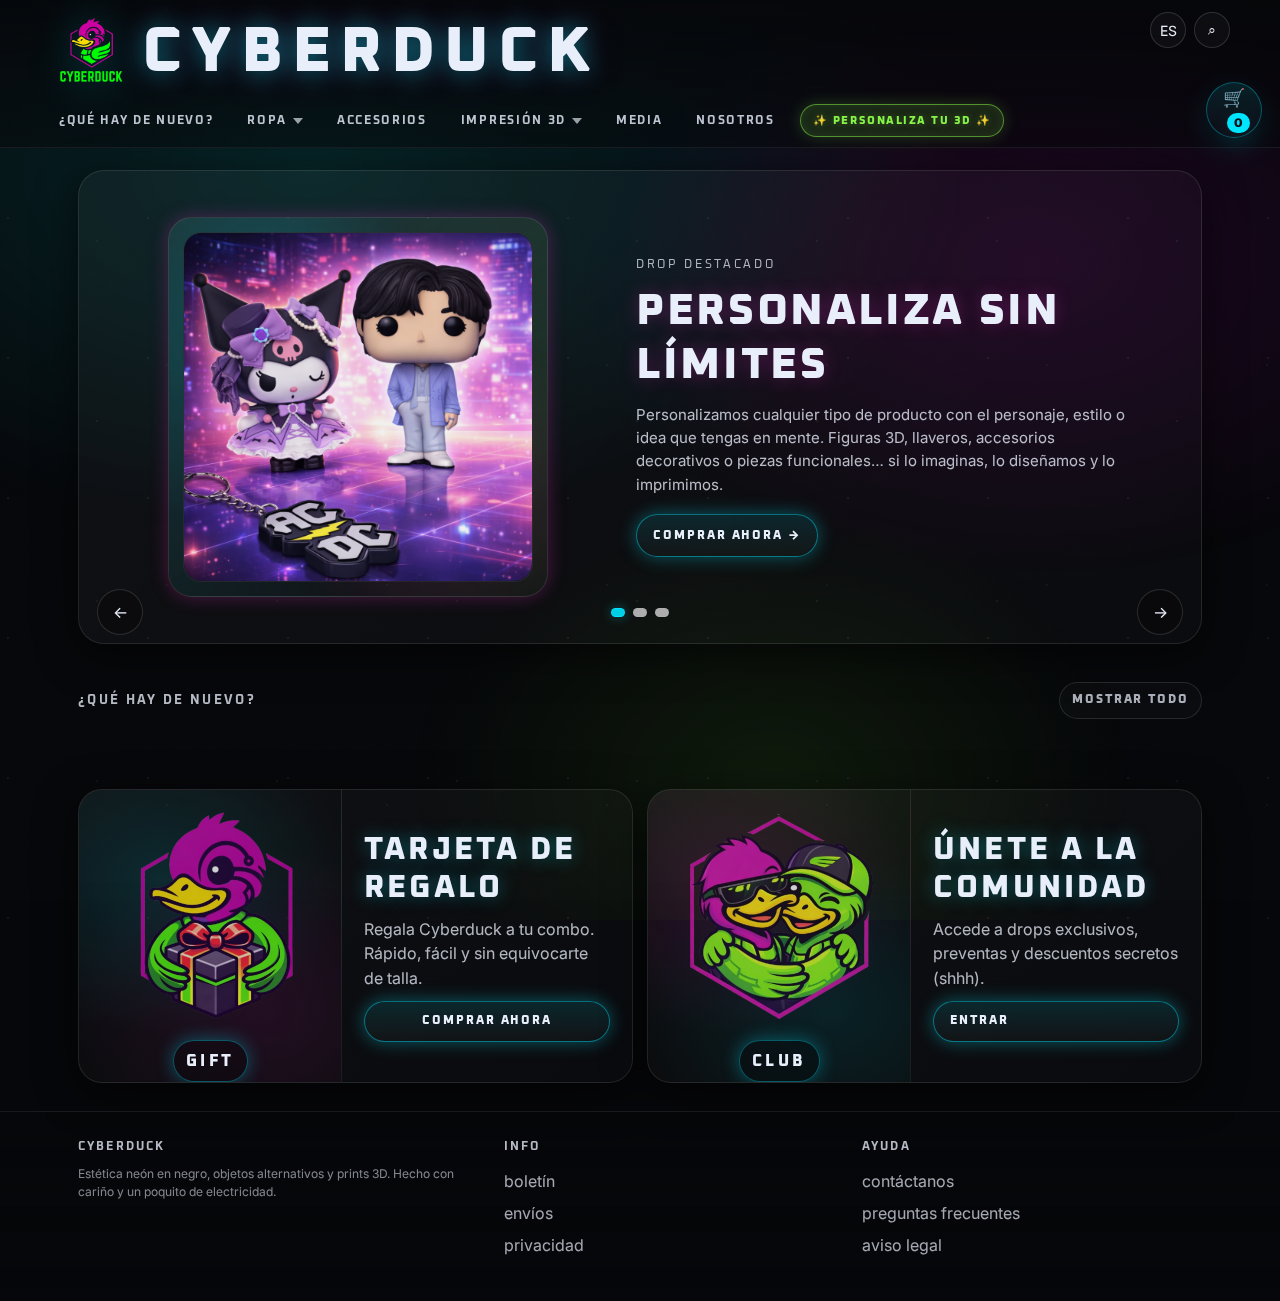
<file: index.html>
<!doctype html>
<html lang="es">
<head>
  <meta charset="utf-8" />
  <meta name="viewport" content="width=device-width, initial-scale=1" />
  <title>CYBERDUCK — tienda alternativa</title>
  <meta name="description" content="Cyberduck: ropa alternativa, collares, faldas y figuras impresas en 3D. Estética neón sobre negro." />

  <!-- DNS Prefetch y Preconnect para optimizar carga de APIs -->
  <link rel="dns-prefetch" href="https://script.google.com">
  <link rel="dns-prefetch" href="https://script.googleusercontent.com">
  <link rel="preconnect" href="https://script.google.com" crossorigin>
  <link rel="preconnect" href="https://script.googleusercontent.com" crossorigin>

  <!-- Tipografías -->
  <link rel="preconnect" href="https://fonts.googleapis.com">
  <link rel="preconnect" href="https://fonts.gstatic.com" crossorigin>
  <link href="https://fonts.googleapis.com/css2?family=Oxanium:wght@400;600;700;800&family=Inter:wght@300;400;600;700&display=swap" rel="stylesheet">

  <link rel="stylesheet" href="./styles.css">
</head>

<body>
  <script src="./script.js"></script>
  <!-- HEADER -->
  <header class="header">
    <div class="container header__inner">
      <div class="brand">
        <a class="brand__logo-group" href="./index.html">
          <img src="./imgs/logo.png" alt="Cyberduck logo" class="brand__img">
          <div class="brand__logo">CYBERDUCK</div>
        </a>
        <nav class="nav" aria-label="navegación principal">
          <a class="nav__link" href="./nuevo.html">¿qué hay de nuevo?</a>
          <div class="nav__item nav__item--dropdown">
            <a class="nav__link nav__link--parent" href="./ropa.html?cat=todos" aria-haspopup="true">ropa <span class="nav__chevron" aria-hidden="true"></span></a>
            <div class="nav__dropdown" role="menu">
              <a class="nav__dropdown-link" href="./ropa.html?cat=todos" role="menuitem">Todo</a>
              <a class="nav__dropdown-link" href="./ropa.html?cat=camisetas" role="menuitem">Camisetas</a>
              <a class="nav__dropdown-link" href="./ropa.html?cat=faldas" role="menuitem">Faldas</a>
            </div>
          </div>
          <a class="nav__link" href="./accesorios.html">accesorios</a>
          <div class="nav__item nav__item--dropdown">
            <a class="nav__link nav__link--parent" href="./impresion3d.html?cat=todos" aria-haspopup="true">impresión 3D <span class="nav__chevron" aria-hidden="true"></span></a>
            <div class="nav__dropdown" role="menu">
              <a class="nav__dropdown-link" href="./impresion3d.html?cat=llaveros" role="menuitem">Llaveros</a>
              <a class="nav__dropdown-link" href="./impresion3d.html?cat=figuras" role="menuitem">Figuras</a>
              <a class="nav__dropdown-link" href="./impresion3d.html?cat=coleccion" role="menuitem">Colección</a>
            </div>
          </div>
          <a class="nav__link" href="./media.html">media</a>
          <a class="nav__link" href="./nosotros.html">nosotros</a>
          <a class="nav__custom" href="./personalizar.html">✨ personaliza tu 3D ✨</a>
        </nav>
      </div>

      <div class="header__actions">
        <button class="iconbtn" type="button" aria-label="Idioma">ES</button>
        <button class="iconbtn" type="button" aria-label="Buscar">⌕</button>
      </div>
    </div>
  </header>

  <main>
    <div class="container">

      <!-- HERO / SLIDER -->
      <section class="hero" aria-label="destacados">
        <div class="slider" id="slider">
          <!-- Slide 1 -->
          <article class="slide is-active" data-slide>
            <div class="slide__visual">
              <div class="shot">
                <div class="shot__inner" aria-hidden="true">
                  <img src="./imgs/landing1.png" alt="Collares y piezas raras">
                </div>
              </div>
            </div>

            <div class="slide__content">
              <p class="kicker">drop destacado</p>
              <h1 class="headline">PERSONALIZA SIN LÍMITES</h1>
              <p class="subhead">
                Personalizamos cualquier tipo de producto con el personaje, estilo o idea que tengas en mente. Figuras 3D, llaveros, accesorios decorativos o piezas funcionales… si lo imaginas, lo diseñamos y lo imprimimos.
              </p>
              <div class="cta">
                <a class="btn btn--primary" href="./personalizar.html">comprar ahora →</a>
              </div>
            </div>
          </article>

          <!-- Slide 2 -->
          <article class="slide" data-slide>
            <div class="slide__visual">
              <div class="shot">
                <div class="shot__inner" aria-hidden="true">
                  <img src="./imgs/landing2.png" alt="Collares y piezas raras">
                  </svg>
                </div>
              </div>
            </div>

            <div class="slide__content">
              <p class="kicker">básicos</p>
              <h2 class="headline">CAMISETAS, FALDAS Y MÁS</h2>
              <p class="subhead">
                Ropa con cortes limpios y detalles bien definidos. Negro profundo,
                tipografía llamativa. Para todo tipo de gustos.
              </p>
              <div class="cta">
                <a class="btn btn--primary" href="./ropa.html">ver ropa →</a>
                <a class="btn" href="./accesorios.html">ver accesorios</a>
              </div>
            </div>
          </article>

          <!-- Slide 3 -->
          <article class="slide" data-slide>
            <div class="slide__visual">
              <div class="shot">
                <div class="shot__inner" aria-hidden="true">
                  <img src="./imgs/landing3.png" alt="Collares y piezas raras">
                </div>
              </div>
            </div>

            <div class="slide__content">
              <p class="kicker">accesorios</p>
              <h2 class="headline">COLLARES Y PIEZAS RARAS</h2>
              <p class="subhead">
                Cadenas, dijes, pins y objetos para completar el look.
                Si brilla y se ve ligeramente peligroso, probablemente está aquí.
              </p>
              <div class="cta">
                <a class="btn btn--primary" href="./accesorios.html">comprar accesorios →</a>
                
              </div>
            </div>
          </article>

          <!-- Controles -->
          <div class="slider__controls" aria-label="controles del carrusel">
            <button class="arrow" id="prev" type="button" aria-label="Anterior">←</button>

            <div class="dots" id="dots" aria-label="Indicadores"></div>

            <button class="arrow" id="next" type="button" aria-label="Siguiente">→</button>
          </div>
        </div>
      </section>

      <!-- NUEVO -->
      <section id="nuevo" class="section">
        <div class="section__head">
          <h2 class="section__title">¿qué hay de nuevo?</h2>
          <a class="viewall" href="#">mostrar todo</a>
        </div>
        <div class="gallery">
          
        </div>
      </section>

      <!-- BLOQUES GRANDES (estilo gift card / comunidad) -->
      <section class="section">
        <div class="biggrid">
          <article class="bigcard">
            <div class="bigcard__visual">
              <img src="./imgs/gift.png" alt="Tarjeta de regalo" class="bigcard__image">
              <div class="bigcard__badge">gift</div>
            </div>
            <div class="bigcard__content">
              <h3 class="bigcard__title">TARJETA DE REGALO</h3>
              <p class="bigcard__text">Regala Cyberduck a tu combo. Rápido, fácil y sin equivocarte de talla.</p>
              <button class="btn btn--primary" id="giftBuyBtn">comprar ahora</button>
            </div>
          </article>

          <article class="bigcard">
            <div class="bigcard__visual bigcard__visual--alt">
              <img src="./imgs/community.png" alt="Comunidad" class="bigcard__image">
              <div class="bigcard__badge chip--magenta">club</div>
            </div>
            <div class="bigcard__content">
              <h3 class="bigcard__title">ÚNETE A LA COMUNIDAD</h3>
              <p class="bigcard__text">Accede a drops exclusivos, preventas y descuentos secretos (shhh).</p>
              <a class="btn btn--primary" href="https://chat.whatsapp.com/J3CRLJmEYqPH9h0WUYaA9p" target="_blank">entrar</a>
            </div>
          </article>
        </div>
      </section>

    </div>
  </main>

  <!-- MODAL TARJETA DE REGALO -->
  <div id="giftModal" class="modal" hidden>
    <div class="modal__backdrop"></div>
    <div class="modal__content">
      <div class="modal__head">
        <h3 class="modal__title">Tarjeta de Regalo</h3>
        <button class="modal__close" id="giftModalClose" type="button" aria-label="Cerrar">✕</button>
      </div>
      <div class="modal__body">
        <p>Indica el valor de la tarjeta de regalo (incluye un pequeño regalo sorpresa).</p>
        <div class="form-group">
          <label for="giftValue">Valor (COP):</label>
          <input type="number" id="giftValue" min="10000" placeholder="Ej: 50000" class="input">
        </div>
      </div>
      <div class="modal__foot">
        <button class="btn" id="giftModalCancel">Cancelar</button>
        <button class="btn btn--primary" id="giftModalAccept">Aceptar</button>
      </div>
    </div>
  </div>

  <!-- FOOTER -->
  <footer class="footer">
    <div class="container footer__grid">
      <div>
        <h3 class="footer__title">Cyberduck</h3>
        <p class="footer__tiny">
          Estética neón en negro, objetos alternativos y prints 3D.
          Hecho con cariño y un poquito de electricidad.
        </p>
      </div>

      <div>
        <h3 class="footer__title">Info</h3>
        <a class="footer__link" href="#">boletín</a>
        <a class="footer__link" href="#">envíos</a>
        <a class="footer__link" href="#">privacidad</a>
      </div>

      <div>
        <h3 class="footer__title">Ayuda</h3>
        <a class="footer__link" href="#">contáctanos</a>
        <a class="footer__link" href="#">preguntas frecuentes</a>
        <a class="footer__link" href="#">aviso legal</a>
      </div>
    </div>
  </footer>

  <script>
    // Populate nuevo section with API data
    (function(){
      const nuevoSection = document.getElementById('nuevo');
      const gallery = nuevoSection ? nuevoSection.querySelector('.gallery') : null;

      if (gallery) {
        // Fetch data from API
        fetch('https://script.google.com/macros/s/AKfycby8QkrU25mFNgiP3eq0hKoDFOnBSLvybmAnrjX_m4ibdBAqXekiQNbMs1bZbvdOGRWL/exec')
          .then(response => response.json())
          .then(data => {
            if (data.data && Array.isArray(data.data)) {
              populateGallery(data.data);
            }
          })
          .catch(error => {
            console.error('Error fetching data:', error);
            // Fallback to static content if API fails
          });
      }

      function populateGallery(products) {
        gallery.innerHTML = ''; // Clear existing content

        products.forEach(product => {
          const item = document.createElement('article');
          item.className = 'gallery__item';
          item.style.cursor = 'pointer'; // Make it look clickable

          // Add click event to navigate to product.html
          item.addEventListener('click', () => {
            // Store product data in localStorage
            const priceValue = parseFloat(product.PRICE);
            const productData = {
              name: product.NAME || 'Producto',
              price: !isNaN(priceValue) ? priceValue : null,
              image: product.IMAGE || '',
              desc: product.DESC || 'Descripción breve del producto.'
            };
            localStorage.setItem('cyberduck:selectedProduct', JSON.stringify(productData));
            // Navigate to product.html
            window.location.href = './product.html';
          });

          const imageDiv = document.createElement('div');
          imageDiv.className = 'gallery__image';
          if (product.IMAGE) {
            const img = document.createElement('img');
            img.src = product.IMAGE;
            img.alt = product.NAME || 'Producto';
            img.loading = 'lazy';
            imageDiv.appendChild(img);
          }

          const metaDiv = document.createElement('div');
          metaDiv.className = 'gallery__meta';

          const nameP = document.createElement('p');
          nameP.className = 'gallery__name';
          nameP.textContent = product.NAME || 'Producto';

          const priceP = document.createElement('p');
          priceP.className = 'gallery__price';
          priceP.textContent = product.PRICE ? `$${parseFloat(product.PRICE).toLocaleString('es-CO')} COP` : 'Precio no disponible';

          metaDiv.appendChild(nameP);
          metaDiv.appendChild(priceP);

          item.appendChild(imageDiv);
          item.appendChild(metaDiv);

          gallery.appendChild(item);
        });
      }
    })();
  </script>
</body>
</html>
</file>
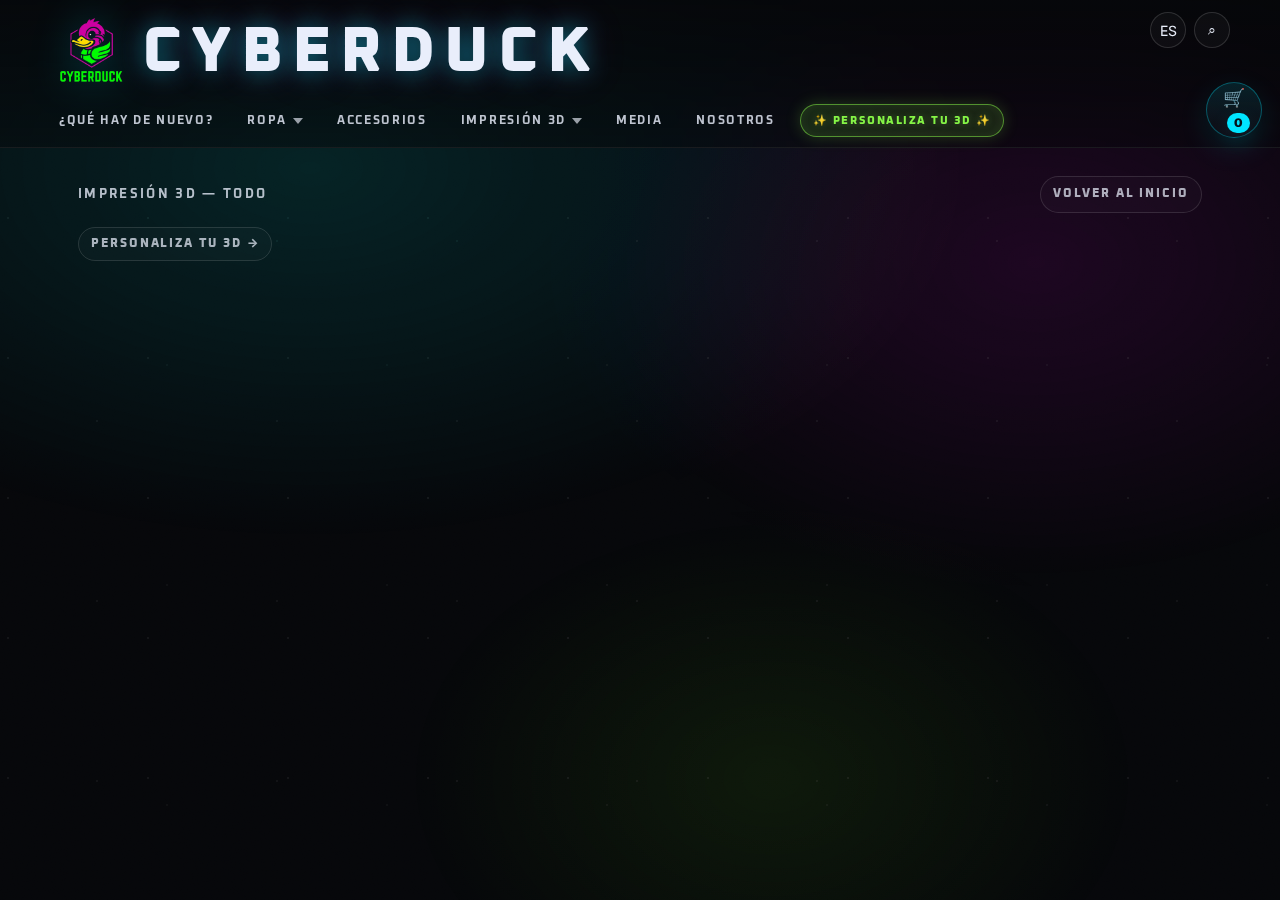
<file: impresion3d.html>
<!DOCTYPE html>
<html lang="es">
<head>
  <meta charset="UTF-8">
  <meta name="viewport" content="width=device-width, initial-scale=1.0">
  <title>Cyberduck</title>
  
  <!-- DNS Prefetch y Preconnect para optimizar carga de APIs -->
  <link rel="dns-prefetch" href="https://script.google.com">
  <link rel="preconnect" href="https://script.google.com" crossorigin>
  
  <link rel="preconnect" href="https://fonts.googleapis.com">
  <link rel="preconnect" href="https://fonts.gstatic.com" crossorigin>
  <link href="https://fonts.googleapis.com/css2?family=Inter:wght@400;700;800;900&family=Oxanium:wght@700;800;900&display=swap" rel="stylesheet">
  <link rel="stylesheet" href="./styles.css">
</head>

<body>
   <script src="./script.js"></script>
  <!-- HEADER -->
  <header class="header">
    <div class="container header__inner">
      <div class="brand">
        <a class="brand__logo-group" href="./index.html">
          <img src="./imgs/logo.png" alt="Cyberduck logo" class="brand__img">
          <div class="brand__logo">CYBERDUCK</div>
        </a>
        <nav class="nav" aria-label="navegación principal">
          <a class="nav__link" href="./nuevo.html">¿qué hay de nuevo?</a>
          <div class="nav__item nav__item--dropdown">
            <a class="nav__link nav__link--parent" href="./ropa.html?cat=todos" aria-haspopup="true">ropa <span class="nav__chevron" aria-hidden="true"></span></a>
            <div class="nav__dropdown" role="menu">
              <a class="nav__dropdown-link" href="./ropa.html?cat=todos" role="menuitem">Todo</a>
              <a class="nav__dropdown-link" href="./ropa.html?cat=camisetas" role="menuitem">Camisetas</a>
              <a class="nav__dropdown-link" href="./ropa.html?cat=faldas" role="menuitem">Faldas</a>
            </div>
          </div>
          <a class="nav__link" href="./accesorios.html">accesorios</a>
          <div class="nav__item nav__item--dropdown">
            <a class="nav__link nav__link--parent" href="./impresion3d.html?cat=todos" aria-haspopup="true">impresión 3D <span class="nav__chevron" aria-hidden="true"></span></a>
            <div class="nav__dropdown" role="menu">
              <a class="nav__dropdown-link" href="./impresion3d.html?cat=llaveros" role="menuitem">Llaveros</a>
              <a class="nav__dropdown-link" href="./impresion3d.html?cat=figuras" role="menuitem">Figuras</a>
              <a class="nav__dropdown-link" href="./impresion3d.html?cat=coleccion" role="menuitem">Colección</a>
            </div>
          </div>
          <a class="nav__link" href="./media.html">media</a>
          <a class="nav__link" href="./nosotros.html">nosotros</a>
          <a class="nav__custom" href="./personalizar.html">✨ personaliza tu 3D ✨</a>
        </nav>
      </div>

      <div class="header__actions">
        <button class="iconbtn" type="button" aria-label="Idioma">ES</button>
        <button class="iconbtn" type="button" aria-label="Buscar">⌕</button>
      </div>
    </div>
  </header>

  <main>
    <div class="container">
      <section class="section section--impresion3d">
        <div class="section__head">
          <h1 class="section__title" id="impresion3dTitle">Impresión 3D</h1>
          <a class="viewall" href="./index.html">volver al inicio</a>
        </div>



        <div style="margin:18px 0;">
          <a class="viewall" href="./personalizar.html">Personaliza tu 3D →</a>
        </div>

        <div class="loading-indicator" id="loading-indicator">
          <div class="loading-spinner"></div>
          <p>Cargando productos...</p>
        </div>

        <div class="gallery" id="impresion3dGallery">
          <!-- Gallery items are loaded dynamically from Google Sheets -->
        </div>
      </section>
    </div>
  </main>

  <script>
    // Funciones para mostrar/ocultar loading
    function showLoading() {
      const indicator = document.getElementById('loading-indicator');
      if (indicator) {
        indicator.style.display = 'flex';
      }
    }

    function hideLoading() {
      const indicator = document.getElementById('loading-indicator');
      if (indicator) {
        indicator.style.display = 'none';
      }
    }

    // Actualizar título
    const titleEl = document.getElementById('impresion3dTitle');
    titleEl.textContent = 'Impresión 3D — Todo';

    // Función para asignar comportamiento de click a los productos
    function setupProductClickHandlers() {
      const printItems = document.querySelectorAll('.gallery__item');
      printItems.forEach(item => {
        item.style.cursor = 'pointer';
        // Evitar múltiples listeners
        item.replaceWith(item.cloneNode(true));
      });

      // Re-seleccionar después del replace
      const newItems = document.querySelectorAll('.gallery__item');
      newItems.forEach(item => {
        item.addEventListener('click', () => {
          const name = item.querySelector('.gallery__name')?.textContent || 'Producto';
          const price = item.querySelector('.gallery__price')?.textContent || '';
          const category = item.getAttribute('data-category') || '';
            const imgDiv = item.querySelector('.gallery__image');
            let image = '';
            if (imgDiv) {
              const imgElement = imgDiv.querySelector('img');
              if (imgElement) {
                image = imgElement.src;
              } else {
                image = imgDiv.getAttribute('data-bg-image') || '';
              }
            }

          const desc = item.querySelector('.gallery__desc')?.textContent || '';
          const prod = { name, price, category, image, desc };
          localStorage.setItem('cyberduck:selectedProduct', JSON.stringify(prod));
          window.location.href = './product.html';
        });
      });
    }

    

    // === Integración con Google Sheets ===
    const SCRIPT_URL = 'https://script.google.com/macros/s/AKfycbyLTeWyAHgR_0i2bE50o-ufvp0gK_FnNcVaMc_S80xpSW-6MHQgTLoxm-6eeYeWz6hE/exec';

    // Renderiza items recibidos desde el script (optimizado)
    function renderItemsFromSheet(rows) {
      const gallery = document.getElementById('impresion3dGallery');
      if (!rows || !rows.length) return;

      // Limpiar contenido actual
      gallery.innerHTML = '';

      const fragment = document.createDocumentFragment();

      rows.forEach(row => {
        // Normalizar claves (trim + lowercase) para aceptar variantes como NAME, Name, name
        const normalized = {};
        Object.keys(row).forEach(k => {
          if (!k) return;
          normalized[k.trim().toLowerCase()] = row[k];
        });

        const name = normalized['name'] || normalized['nombre'] || normalized['producto'] || normalized['title'] || 'Producto';
        const price = normalized['price'] || normalized['precio'] || '';
        const formattedPrice = price ? `$${parseFloat(price).toLocaleString('es-CO')}` : '';
        const itemCategory = (normalized['category'] || normalized['categoria'] || normalized['type'] || '').toString().toLowerCase();
        const image = normalized['image'] || normalized['imagen'] || normalized['img'] || '';
        const desc = normalized['desc'] || normalized['descripcion'] || normalized['description'] || '';

        const article = document.createElement('article');
        article.className = 'gallery__item';
        if (itemCategory) article.setAttribute('data-category', itemCategory);

        // Usar lazy loading
        const imageDiv = document.createElement('div');
        imageDiv.className = 'gallery__image gallery__image--loading';
        imageDiv.setAttribute('data-bg-image', image);

        const metaDiv = document.createElement('div');
        metaDiv.className = 'gallery__meta';
        metaDiv.innerHTML = `
          <p class="gallery__name">${name}</p>
          <p class="gallery__price">${formattedPrice}</p>
          <p class="gallery__category">${itemCategory ? itemCategory.charAt(0).toUpperCase() + itemCategory.slice(1) : ''}</p>
          <p class="gallery__desc" style="display:none">${desc}</p>
        `;

        article.appendChild(imageDiv);
        article.appendChild(metaDiv);
        fragment.appendChild(article);
      });

      gallery.appendChild(fragment);

      setupProductClickHandlers();
      setTimeout(() => window.cyberduck.applyLazyLoading(), 100);
    }

    // Fetch GET desde el script para obtener los datos (optimizado)
    showLoading();
    window.cyberduck.cachedFetch(SCRIPT_URL)
      .then(json => {
        if (json && Array.isArray(json.data) && json.data.length) {
          renderItemsFromSheet(json.data);
        }
        hideLoading();
      })
      .catch(err => {
        console.warn('No se pudo obtener datos desde Google Sheets:', err);
        hideLoading();
      });

    // Inicializar handlers para los productos estáticos iniciales
    setupProductClickHandlers();
  </script>
 
</body>
</html>
</file>
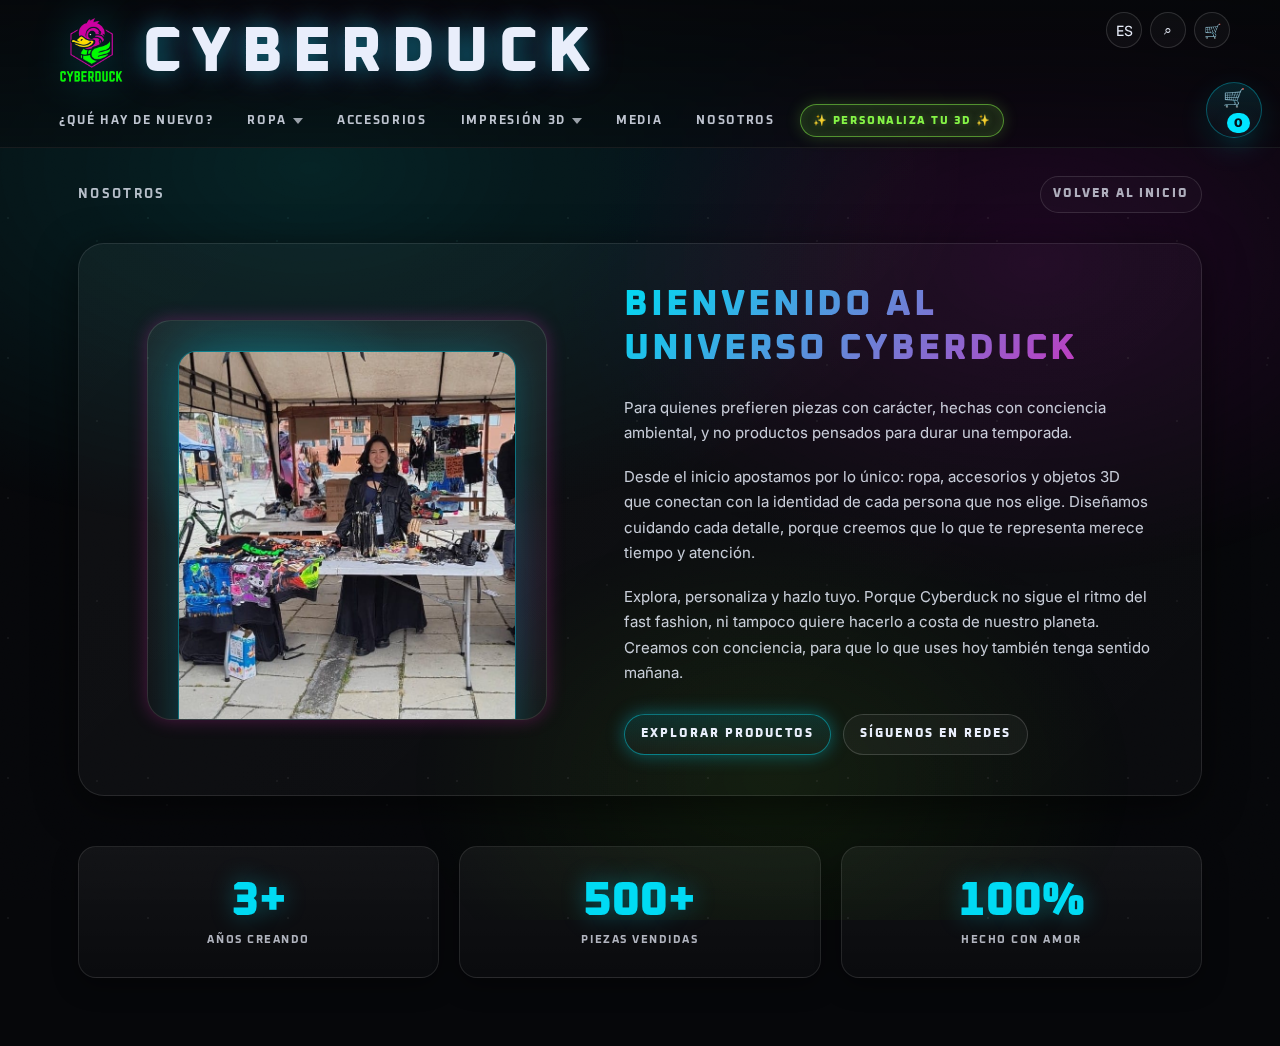
<file: nosotros.html>
<!DOCTYPE html>
<html lang="es">
<head>
  <meta charset="UTF-8">
  <meta name="viewport" content="width=device-width, initial-scale=1.0">
  <title>Nosotros — Cyberduck</title>
  
  <!-- DNS Prefetch para optimización -->
  <link rel="dns-prefetch" href="https://fonts.googleapis.com">
  
  <link rel="preconnect" href="https://fonts.googleapis.com">
  <link rel="preconnect" href="https://fonts.gstatic.com" crossorigin>
  <link href="https://fonts.googleapis.com/css2?family=Inter:wght@400;700;800;900&family=Oxanium:wght@700;800;900&display=swap" rel="stylesheet">
  <link rel="stylesheet" href="./styles.css">
</head>

<body>
  <script src="./script.js"></script>
  <!-- HEADER -->
  <header class="header">
    <div class="container header__inner">
      <div class="brand">
        <a class="brand__logo-group" href="./index.html">
          <img src="./imgs/logo.png" alt="Cyberduck logo" class="brand__img">
          <div class="brand__logo">CYBERDUCK</div>
        </a>
        <nav class="nav" aria-label="navegación principal">
          <a class="nav__link" href="./nuevo.html">¿qué hay de nuevo?</a>
          <div class="nav__item nav__item--dropdown">
            <a class="nav__link nav__link--parent" href="./ropa.html?cat=todos" aria-haspopup="true">ropa <span class="nav__chevron" aria-hidden="true"></span></a>
            <div class="nav__dropdown" role="menu">
              <a class="nav__dropdown-link" href="./ropa.html?cat=todos" role="menuitem">Todo</a>
              <a class="nav__dropdown-link" href="./ropa.html?cat=camisetas" role="menuitem">Camisetas</a>
              <a class="nav__dropdown-link" href="./ropa.html?cat=faldas" role="menuitem">Faldas</a>
            </div>
          </div>
          <a class="nav__link" href="./accesorios.html">accesorios</a>
          <div class="nav__item nav__item--dropdown">
            <a class="nav__link nav__link--parent" href="./impresion3d.html?cat=todos" aria-haspopup="true">impresión 3D <span class="nav__chevron" aria-hidden="true"></span></a>
            <div class="nav__dropdown" role="menu">
              <a class="nav__dropdown-link" href="./impresion3d.html?cat=llaveros" role="menuitem">Llaveros</a>
              <a class="nav__dropdown-link" href="./impresion3d.html?cat=figuras" role="menuitem">Figuras</a>
              <a class="nav__dropdown-link" href="./impresion3d.html?cat=coleccion" role="menuitem">Colección</a>
            </div>
          </div>
          <a class="nav__link" href="./media.html">media</a>
          <a class="nav__link" href="./nosotros.html">nosotros</a>
          <a class="nav__custom" href="./personalizar.html">✨ personaliza tu 3D ✨</a>
        </nav>
      </div>

      <div class="header__actions">
        <button class="iconbtn" type="button" aria-label="Idioma">ES</button>
        <button class="iconbtn" type="button" aria-label="Buscar">⌕</button>
        <button class="iconbtn" type="button" aria-label="Carrito">🛒</button>
      </div>
    </div>
  </header>

  <main>
    <div class="container">
      <section class="section section--nosotros">
        <div class="section__head">
          <h1 class="section__title">Nosotros</h1>
          <a class="viewall" href="./index.html">volver al inicio</a>
        </div>

        <div class="about">
          <div class="about__visual">
            <div class="about__image">
             <img src="./imgs/nosotros.jpeg" alt="nosotros - cyberduck">
            </div>
          </div>

          <div class="about__content">
            <h2 class="about__heading">Bienvenido al universo Cyberduck</h2>
            <p class="about__text">
              Para quienes prefieren piezas con carácter, hechas con conciencia ambiental, y no productos pensados 
              para durar una temporada.
            </p>
            <p class="about__text">
              Desde el inicio apostamos por lo único: ropa, accesorios y objetos 3D que conectan con 
              la identidad de cada persona que nos elige. Diseñamos cuidando cada detalle, 
              porque creemos que lo que te representa merece tiempo y atención.
            </p>
            <p class="about__text">
              Explora, personaliza y hazlo tuyo.
              Porque Cyberduck no sigue el ritmo del fast fashion, ni tampoco quiere hacerlo a costa 
              de nuestro planeta. Creamos con conciencia, para que lo que uses hoy también tenga 
              sentido mañana.
            </p>
            <div class="about__cta">
              <a class="btn btn--primary" href="./index.html">explorar productos</a>
              <a class="btn" href="./media.html">síguenos en redes</a>
            </div>
          </div>
        </div>

        <!-- Stats section -->
        <div class="stats">
          <div class="stat">
            <div class="stat__number">3+</div>
            <div class="stat__label">años creando</div>
          </div>
          <div class="stat">
            <div class="stat__number">500+</div>
            <div class="stat__label">piezas vendidas</div>
          </div>
          <div class="stat">
            <div class="stat__number">100%</div>
            <div class="stat__label">hecho con amor</div>
          </div>
        </div>
      </section>
    </div>
  </main>
</body>
</html>
</file>
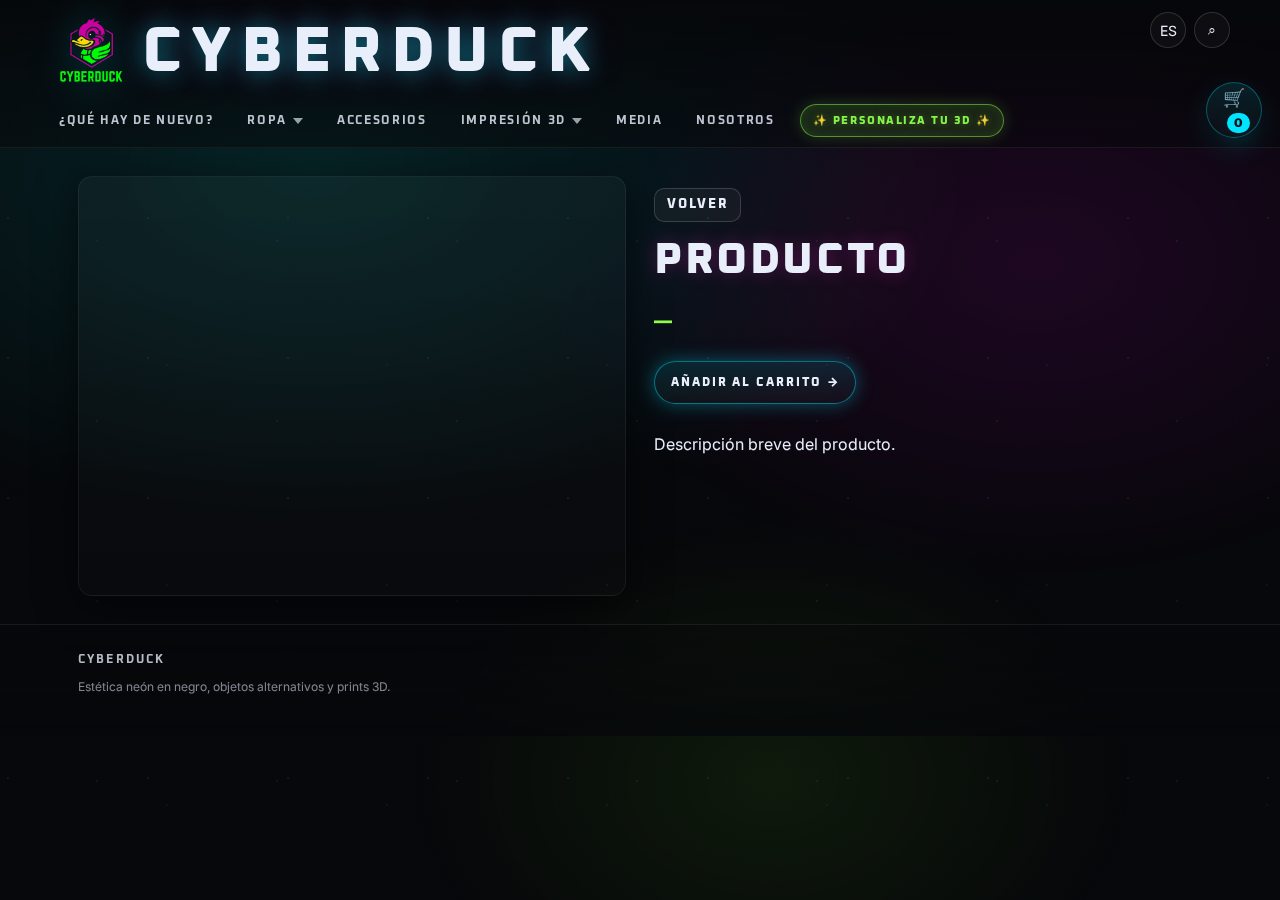
<file: product.html>
<!doctype html>
<html lang="es">
<head>
  <meta charset="utf-8" />
  <meta name="viewport" content="width=device-width, initial-scale=1" />
  <title>Producto — Cyberduck</title>
  <link rel="preconnect" href="https://fonts.googleapis.com">
  <link rel="preconnect" href="https://fonts.gstatic.com" crossorigin>
  <link href="https://fonts.googleapis.com/css2?family=Oxanium:wght@400;600;700;800&family=Inter:wght@300;400;600;700&display=swap" rel="stylesheet">
  <link rel="stylesheet" href="./styles.css">
</head>
<body>
  <script src="./script.js"></script>
  <header class="header">
    <div class="container header__inner">
      <div class="brand">
        <a class="brand__logo-group" href="./index.html">
          <img src="./imgs/logo.png" alt="Cyberduck logo" class="brand__img">
          <div class="brand__logo">CYBERDUCK</div>
        </a>
        <nav class="nav" aria-label="navegación principal">
          <a class="nav__link" href="./nuevo.html">¿qué hay de nuevo?</a>
          <div class="nav__item nav__item--dropdown">
            <a class="nav__link nav__link--parent" href="./ropa.html?cat=todos" aria-haspopup="true">ropa <span class="nav__chevron" aria-hidden="true"></span></a>
            <div class="nav__dropdown" role="menu">
              <a class="nav__dropdown-link" href="./ropa.html?cat=todos" role="menuitem">Todo</a>
              <a class="nav__dropdown-link" href="./ropa.html?cat=camisetas" role="menuitem">Camisetas</a>
              <a class="nav__dropdown-link" href="./ropa.html?cat=faldas" role="menuitem">Faldas</a>
            </div>
          </div>
          <a class="nav__link" href="./accesorios.html">accesorios</a>
          <div class="nav__item nav__item--dropdown">
            <a class="nav__link nav__link--parent" href="./impresion3d.html?cat=todos" aria-haspopup="true">impresión 3D <span class="nav__chevron" aria-hidden="true"></span></a>
            <div class="nav__dropdown" role="menu">
              <a class="nav__dropdown-link" href="./impresion3d.html?cat=llaveros" role="menuitem">Llaveros</a>
              <a class="nav__dropdown-link" href="./impresion3d.html?cat=figuras" role="menuitem">Figuras</a>
              <a class="nav__dropdown-link" href="./impresion3d.html?cat=coleccion" role="menuitem">Colección</a>
            </div>
          </div>
          <a class="nav__link" href="./media.html">media</a>
          <a class="nav__link" href="./nosotros.html">nosotros</a>
          <a class="nav__custom" href="./personalizar.html">✨ personaliza tu 3D ✨</a>
        </nav>
      </div>

      <div class="header__actions">
        <button class="iconbtn" type="button" aria-label="Idioma">ES</button>
        <button class="iconbtn" type="button" aria-label="Buscar">⌕</button>
      </div>
    </div>
  </header>

  <main>
    <div class="container">
      <section class="section product-detail">
        <div class="product-detail__grid">
          <div class="product-detail__visual">
            <div class="product-detail__image" id="pd-image" aria-hidden="true"></div>
          </div>

          <div class="product-detail__info">
            <button id="pd-back" class="btn" aria-label="Volver">Volver</button>
            <h1 id="pd-title" class="headline">Título del producto</h1>
            <div id="pd-price" class="product-detail__price">0,00 EUR</div>

            <div style="margin:18px 0;">
              <a class="btn btn--primary" id="pd-add">AÑADIR AL CARRITO →</a>
            </div>

            <div class="product-detail__excerpt" id="pd-excerpt">
              <p>Descripción breve del producto.</p>
            </div>
          </div>
        </div>

        <!-- Descripción completa eliminada según petición del usuario -->
      </section>
    </div>
  </main>

  <footer class="footer">
    <div class="container footer__grid">
      <div>
        <h3 class="footer__title">Cyberduck</h3>
        <p class="footer__tiny">Estética neón en negro, objetos alternativos y prints 3D.</p>
      </div>
    </div>
  </footer>

  <script>
    // Populate product data from localStorage
    (function(){
      try{
        const raw = localStorage.getItem('cyberduck:selectedProduct');
        const data = raw ? JSON.parse(raw) : null;
        const title = data && data.name ? data.name : 'Producto';
        const price = data && data.price ? (typeof data.price === 'number' ? `$${data.price.toLocaleString('es-CO')} COP` : data.price) : '—';
        let desc = data && data.desc ? data.desc : 'Descripción breve del producto.';
        const image = data && data.image ? data.image : '';

        if(data && data.category === 'personalizado'){
          // Fetch title and description from Google Script
          fetch('https://script.googleusercontent.com/macros/echo?user_content_key=[base64]&lib=M-YxSEsKo8g88BRj95yNKp5OjAoyKQGY4')
            .then(response => response.json())
            .then(scriptData => {
              if(scriptData.title) document.getElementById('pd-title').textContent = scriptData.title;
              if(scriptData.description) document.getElementById('pd-excerpt').innerHTML = scriptData.description;
            })
            .catch(e => {
              console.warn('Failed to fetch personalization data:', e);
              desc = 'Personalización del producto<br><br>Para realizar tu pedido personalizado, envíanos la siguiente información:<br><br>Tipo de producto que deseas personalizar<br><br>Medidas (largo × ancho)<br><br>¿Deseas que lo pintemos?<br><br>Con estos datos, escríbenos directamente al 310 818 2572 y con gusto te asesoramos en todo el proceso para que tu producto quede justo como lo imaginas.';
              document.getElementById('pd-excerpt').innerHTML = desc;
            });
        }

        document.getElementById('pd-title').textContent = title;
        document.getElementById('pd-price').textContent = price;
        document.getElementById('pd-excerpt').innerHTML = desc;

        const imgEl = document.getElementById('pd-image');
        if(image){
          // if background-image string like url("...") set it
          if(image.indexOf('url(') === 0){
            imgEl.style.backgroundImage = image;
            imgEl.style.backgroundSize = 'contain';
            imgEl.style.backgroundPosition = 'center';
            imgEl.style.backgroundRepeat = 'no-repeat';
          } else {
            // Assume it's a plain URL
            imgEl.style.backgroundImage = `url(${image})`;
            imgEl.style.backgroundSize = 'contain';
            imgEl.style.backgroundPosition = 'center';
            imgEl.style.backgroundRepeat = 'no-repeat';
          }
        } else {
          imgEl.style.background = 'linear-gradient(180deg, rgba(255,255,255,.03), rgba(255,255,255,.01))';
        }
      }catch(e){ console.warn(e); }

      // Add simple add-to-cart handler (stores in localStorage cart array)
      document.getElementById('pd-add').addEventListener('click', function(){
        try{
          const raw = localStorage.getItem('cyberduck:selectedProduct');
          const item = raw ? JSON.parse(raw) : { name: document.getElementById('pd-title').textContent };
          const cartRaw = localStorage.getItem('cyberduck:cart');
          const cart = cartRaw ? JSON.parse(cartRaw) : [];
          cart.push(item);
          localStorage.setItem('cyberduck:cart', JSON.stringify(cart));
          try{ window.dispatchEvent(new Event('cyberduck:cart-updated')); }catch(e){}
          alert('Producto añadido al carrito');
        }catch(e){ console.warn(e); }
      });

      // Back button behavior
      const backBtn = document.getElementById('pd-back');
      if(backBtn){
        backBtn.addEventListener('click', function(e){ e.preventDefault(); window.history.back(); });
      }
    })();
  </script>
</body>
</html>
</file>
<file: styles.css>
/* =========================
   CYBERDUCK — MAIN CSS
   Estética: negro + neón
   Organización: variables -> base -> layout -> componentes -> responsive
========================= */

/* ---------- Variables ---------- */
:root {
  --bg: #06070a;
  --panel: #0b0d12;
  --text: #e9eefb;
  --muted: #99a3bd;
  --line: rgba(255,255,255,.08);

  --neonA: #00e5ff; /* cian */
  --neonB: #ff2bd6; /* magenta */
  --neonC: #8bff4a; /* verde */

  --radius: 18px;
  --shadow: 0 10px 40px rgba(0,0,0,.55);
  --glowA: 0 0 18px rgba(0,229,255,.35);
  --glowB: 0 0 18px rgba(255,43,214,.25);

  --max: 1180px;
}

/* ---------- Base ---------- */
* { box-sizing: border-box; }
html, body { height: 100%; }
body {
  margin: 0;
  font-family: Inter, system-ui, -apple-system, Segoe UI, Roboto, Arial, sans-serif;
  color: var(--text);
  background: var(--bg);
  overflow-x: hidden;
}

a { color: inherit; text-decoration: none; }
button { font: inherit; color: inherit; }

/* Fondo con “espacio + grano” */
body::before{
  content:"";
  position: fixed;
  inset: -20px;
  background:
    radial-gradient(1200px 700px at 25% 20%, rgba(0,229,255,.12), transparent 55%),
    radial-gradient(900px 600px at 80% 30%, rgba(255,43,214,.10), transparent 55%),
    radial-gradient(700px 500px at 60% 85%, rgba(139,255,74,.08), transparent 55%),
    radial-gradient(circle at 20% 70%, rgba(255,255,255,.06) 1px, transparent 1px),
    radial-gradient(circle at 65% 45%, rgba(255,255,255,.05) 1px, transparent 1px),
    radial-gradient(circle at 85% 75%, rgba(255,255,255,.04) 1px, transparent 1px);
  background-size: auto, auto, auto, 140px 140px, 180px 180px, 220px 220px;
  filter: contrast(120%) saturate(120%);
  opacity: .95;
  pointer-events: none;
  z-index: -2;
}

body::after{
  content:"";
  position: fixed;
  inset: 0;
  background-image: url('data:image/svg+xml;utf8,\
    <svg xmlns="http://www.w3.org/2000/svg" width="180" height="180">\
      <filter id="n">\
        <feTurbulence type="fractalNoise" baseFrequency=".9" numOctaves="3" stitchTiles="stitch"/>\
        <feColorMatrix type="matrix" values="1 0 0 0 0  0 1 0 0 0  0 0 1 0 0  0 0 0 .12 0"/>\
      </filter>\
      <rect width="180" height="180" filter="url(%23n)"/>\
    </svg>');
  mix-blend-mode: overlay;
  opacity: .35;
  pointer-events: none;
  z-index: -1;
}

/* ---------- Layout ---------- */
.container {
  max-width: var(--max);
  margin: 0 auto;
  padding: 0 28px;
}

/* ---------- Header ---------- */
.header{
  position: sticky;
  top: 0;
  z-index: 50;
  backdrop-filter: blur(12px);
  background: linear-gradient(to bottom, rgba(6,7,10,.85), rgba(6,7,10,.45));
  border-bottom: 1px solid var(--line);
  overflow: visible;
}

.header__inner{
  display: flex;
  align-items: flex-start;
  justify-content: space-between;
  gap: 16px;
  padding: 12px 0 10px;
  flex-wrap: wrap;
  width: 100%;
}

.brand{
  display: flex;
  flex-direction: column;
  gap: 12px;
  line-height: 1;
  flex: 1 1 auto;
  min-width: 0;
}
.brand__logo-group{
  display: flex;
  align-items: center;
  gap: 12px;
  line-height: 1;
  min-width: 0;
}
.brand__img{
  width: 80px;
  height: 80px;
  object-fit: contain;
  filter: drop-shadow(0 0 20px rgba(0,229,255,.32));
  flex-shrink: 0;
}
.brand__logo{
  font-family: Oxanium, Inter, sans-serif;
  font-weight: 800;
  letter-spacing: .14em;
  text-transform: uppercase;
  font-size: clamp(36px, 5vw, 72px);
  text-shadow: 0 0 24px rgba(0,229,255,.45), 0 0 48px rgba(255,43,214,.18);
  white-space: nowrap;
  min-width: 0;
}
.brand__tag{
  display: none;
}

.nav{
  display: flex;
  align-items: center;
  gap: 16px;
  flex-wrap: wrap;
  justify-content: flex-start;
  width: 100%;
  order: 3;
}
.nav__link{
  font-family: Oxanium, Inter, sans-serif;
  text-transform: uppercase;
  font-weight: 700;
  font-size: 12px;
  letter-spacing: .14em;
  color: rgba(233,238,251,.82);
  padding: 6px 8px;
  border-radius: 999px;
  border: 1px solid transparent;
  white-space: nowrap;
  transition: all .2s ease;
}
.nav__link:hover{
  border-color: rgba(0,229,255,.40);
  background: rgba(0,229,255,.08);
  color: rgba(0,229,255,.95);
}

.nav__custom{
  font-family: Oxanium, Inter, sans-serif;
  text-transform: uppercase;
  font-weight: 900;
  font-size: 11px;
  letter-spacing: .14em;
  color: rgba(139,255,74,.95);
  padding: 8px 12px;
  border-radius: 999px;
  border: 1.5px solid rgba(139,255,74,.50);
  background: rgba(139,255,74,.12);
  white-space: nowrap;
  transition: all .3s ease;
  box-shadow: 0 0 16px rgba(139,255,74,.20), inset 0 0 12px rgba(139,255,74,.08);
  text-shadow: 0 0 8px rgba(139,255,74,.30);
  display: inline-block;
  height: fit-content;
  line-height: 1.4;
}
.nav__custom:hover{
  border-color: rgba(139,255,74,.75);
  background: rgba(139,255,74,.18);
  box-shadow: 0 0 24px rgba(139,255,74,.35), inset 0 0 16px rgba(139,255,74,.12);
  color: rgba(139,255,74,.99);
  transform: scale(1.05);
}

.nav__item{ position: relative; display: flex; align-items: center; }
.nav__link--parent{
  display: inline-flex;
  align-items: center;
  gap: 6px;
}
.nav__chevron{
  display: inline-block;
  width: 0;
  height: 0;
  border-left: 5px solid transparent;
  border-right: 5px solid transparent;
  border-top: 6px solid rgba(233,238,251,.65);
  transition: transform .18s ease, border-color .18s ease;
}
.nav__item:hover .nav__chevron{
  transform: rotate(180deg);
  border-top-color: rgba(0,229,255,.95);
}
.nav__dropdown{
  position: absolute;
  top: 100%;
  left: 0;
  min-width: 180px;
  padding: 10px 10px 8px;
  background: linear-gradient(180deg, rgba(11,13,18,.96), rgba(11,13,18,.90));
  border: 1px solid var(--line);
  border-radius: 14px;
  box-shadow: 0 12px 40px rgba(0,0,0,.45), var(--glowA);
  display: grid;
  gap: 6px;
  opacity: 0;
  pointer-events: none;
  transform: translateY(-6px);
  transition: opacity .18s ease, transform .18s ease;
  z-index: 20;
}
.nav__item:hover .nav__dropdown{
  opacity: 1;
  pointer-events: auto;
  transform: translateY(0);
}
.nav__dropdown-link{
  font-family: Oxanium, Inter, sans-serif;
  text-transform: uppercase;
  letter-spacing: .12em;
  font-weight: 800;
  font-size: 11px;
  padding: 8px 10px;
  border-radius: 10px;
  border: 1px solid transparent;
  background: rgba(255,255,255,.02);
  color: rgba(233,238,251,.90);
  transition: all .18s ease;
  display: block;
}
.nav__dropdown-link:hover{
  border-color: rgba(0,229,255,.35);
  background: rgba(0,229,255,.10);
  color: rgba(0,229,255,.98);
}

.filter-tabs{
  display: flex;
  gap: 10px;
  margin: 0 0 20px;
  flex-wrap: wrap;
}
.filter-tab{
  font-family: Oxanium, Inter, sans-serif;
  text-transform: uppercase;
  letter-spacing: .14em;
  font-weight: 800;
  font-size: 11px;
  padding: 10px 16px;
  border-radius: 999px;
  border: 1px solid rgba(255,255,255,.14);
  background: rgba(255,255,255,.03);
  cursor: pointer;
  transition: all .2s ease;
}
.filter-tab:hover{
  border-color: rgba(0,229,255,.35);
  background: rgba(0,229,255,.08);
  color: rgba(0,229,255,.95);
}
.filter-tab.is-active{
  border-color: rgba(0,229,255,.50);
  background: rgba(0,229,255,.14);
  color: rgba(0,229,255,.98);
  box-shadow: var(--glowA);
}

.gallery{
  display: grid;
  grid-template-columns: repeat(auto-fit, minmax(220px, 1fr));
  gap: 14px;
  position: relative;
}

/* ---------- Personaliza tu 3D (cards llamativas) ---------- */
.customize-section{ margin: 18px 0 28px; }
.customize-grid{
  display: grid;
  grid-template-columns: repeat(auto-fit, minmax(200px, 1fr));
  gap: 14px;
}
.custom-card{
  display: flex;
  gap: 12px;
  align-items: center;
  padding: 12px;
  border-radius: 14px;
  border: 1px solid rgba(255,255,255,.06);
  background: linear-gradient(180deg, rgba(255,255,255,.02), rgba(255,255,255,.01));
  box-shadow: 0 10px 30px rgba(0,0,0,.45);
  transition: transform .18s ease, box-shadow .18s ease, border-color .18s ease;
}
.custom-card:hover{
  transform: translateY(-6px);
  border-color: rgba(0,229,255,.30);
  box-shadow: 0 18px 44px rgba(0,229,255,.08), 0 8px 28px rgba(0,0,0,.5);
}
.custom-thumb{ width:88px; height:88px; border-radius:10px; background-size:cover; background-position:center; flex-shrink:0; border: 1px solid rgba(255,255,255,.06); }
.custom-meta{ display:flex; flex-direction:column; gap:4px; }
.custom-title{ font-weight:900; font-size:14px; letter-spacing:.04em; }
.custom-sub{ font-size:12px; color:var(--muted); }

@media (max-width: 640px){
  .custom-thumb{ width:72px; height:72px; }
  .custom-card{ padding:10px; }
}
.gallery__item{
  border-radius: var(--radius);
  border: 1px solid rgba(255,255,255,.10);
  background: linear-gradient(180deg, rgba(255,255,255,.05), rgba(255,255,255,.02));
  box-shadow: 0 8px 24px rgba(0,0,0,.35);
  overflow: hidden;
  display: flex;
  flex-direction: column;
}
/* Indicar que las tarjetas son clicables */
.gallery__item, .card{ cursor: pointer; transition: transform .18s ease, box-shadow .18s ease; }
.gallery__item:hover, .card:hover{ transform: translateY(-6px); box-shadow: 0 20px 48px rgba(0,0,0,.5), var(--glowA); }
.gallery__image{
  aspect-ratio: 1 / 1;
  position: relative;
  overflow: hidden;
  border-bottom: 1px solid rgba(255,255,255,.08);
  background: radial-gradient(260px 220px at 30% 30%, rgba(0,229,255,.16), transparent 62%),
              radial-gradient(260px 220px at 75% 70%, rgba(255,43,214,.14), transparent 64%),
              linear-gradient(180deg, rgba(0,0,0,0), rgba(0,0,0,.18));
  background-size: cover;
  background-position: center center;
  background-repeat: no-repeat;
  display: flex;
  align-items: center;
  justify-content: center;
  /* Optimización de renderizado */
  will-change: background-image;
  contain: layout style paint;
}

/* Placeholder y estados de carga para lazy loading */
.gallery__image--loading {
  background-color: rgba(11, 13, 18, 0.6);
  position: relative;
}

.gallery__image--loading::before {
  content: '';
  position: absolute;
  inset: 0;
  background: linear-gradient(
    90deg,
    rgba(255, 255, 255, 0) 0%,
    rgba(0, 229, 255, 0.08) 50%,
    rgba(255, 255, 255, 0) 100%
  );
  animation: shimmer 1.5s infinite;
  transform: translateX(-100%);
}

@keyframes shimmer {
  0% {
    transform: translateX(-100%);
  }
  100% {
    transform: translateX(100%);
  }
}

.gallery__image.is-loaded {
  animation: fadeIn 0.3s ease-in;
  background: none !important;
  background-image: var(--loaded-image) !important;
  background-size: cover !important;
  background-position: center center !important;
  background-repeat: no-repeat !important;
}

@keyframes fadeIn {
  from {
    opacity: 0;
  }
  to {
    opacity: 1;
  }
}

.gallery__image.is-error {
  background: radial-gradient(circle at center, rgba(255, 43, 214, 0.15), transparent 70%);
}

.gallery__image.is-error::after {
  content: '⚠';
  position: absolute;
  top: 50%;
  left: 50%;
  transform: translate(-50%, -50%);
  font-size: 32px;
  opacity: 0.4;
}

.gallery__image img{
  width: 100%;
  height: 100%;
  object-fit: cover;
  border-radius: 16px;
  /* Optimizaciones de renderizado de imagen */
  image-rendering: -webkit-optimize-contrast;
  image-rendering: crisp-edges;
  backface-visibility: hidden;
  transform: translateZ(0);
}
.gallery__image::after{
  content:"";
  position:absolute;
  inset: 16px;
  border-radius: 16px;
  border: 1px solid rgba(255,255,255,.08);
  background: linear-gradient(transparent, rgba(0,0,0,.18));
  box-shadow: inset 0 0 18px rgba(0,0,0,.24);
}
.gallery__image--a{ background: radial-gradient(240px 240px at 40% 30%, rgba(0,229,255,.25), transparent 60%), linear-gradient(180deg, rgba(255,255,255,.06), rgba(255,255,255,.02)); }
.gallery__image--b{ background: radial-gradient(240px 240px at 50% 50%, rgba(255,43,214,.22), transparent 62%), linear-gradient(180deg, rgba(255,255,255,.06), rgba(255,255,255,.02)); }
.gallery__image--c{ background: radial-gradient(240px 240px at 60% 40%, rgba(139,255,74,.24), transparent 62%), linear-gradient(180deg, rgba(255,255,255,.06), rgba(255,255,255,.02)); }
.gallery__image--d{ background: radial-gradient(240px 240px at 45% 45%, rgba(0,229,255,.18), transparent 62%), radial-gradient(220px 200px at 70% 70%, rgba(255,43,214,.16), transparent 60%), linear-gradient(180deg, rgba(255,255,255,.06), rgba(255,255,255,.02)); }

.gallery__meta{
  padding: 12px 14px 14px;
  display: flex;
  flex-direction: column;
  gap: 6px;
}
.gallery__name{
  margin: 0;
  font-family: Oxanium, Inter, sans-serif;
  text-transform: uppercase;
  letter-spacing: .10em;
  font-weight: 900;
  font-size: 12px;
  color: rgba(233,238,251,.92);
}
.gallery__price{
  margin: 0;
  font-weight: 800;
  color: rgba(233,238,251,.82);
}
.gallery__category{
  margin: 4px 0 0;
  font-size: 10px;
  text-transform: uppercase;
  letter-spacing: .12em;
  color: rgba(233,238,251,.58);
  font-weight: 700;
}

.header__actions{
  display: flex;
  align-items: center;
  gap: 8px;
  flex-shrink: 0;
}

/* ---------- Componentes (botones/pills) ---------- */
.pill{
  font-family: Oxanium, Inter, sans-serif;
  text-transform: uppercase;
  letter-spacing: .14em;
  font-size: 11px;
  font-weight: 800;
  padding: 8px 12px;
  border-radius: 999px;
  border: 1px solid rgba(255,255,255,.14);
  background: rgba(255,255,255,.03);
  white-space: nowrap;
}
.pill--neon{
  border-color: rgba(0,229,255,.38);
  box-shadow: var(--glowA);
}

.iconbtn{
  width: 36px;
  height: 36px;
  display: grid;
  place-items: center;
  border-radius: 999px;
  border: 1px solid rgba(255,255,255,.14);
  background: rgba(255,255,255,.03);
  cursor: pointer;
  font-size: 14px;
}
.iconbtn:hover{
  border-color: rgba(0,229,255,.35);
  box-shadow: var(--glowA);
}

/* Cart component */
.cart{ position: relative; }
.cart-floating{
  position: fixed;
  right: 18px;
  top: 82px; /* sitúa el carrito justo por debajo del header sticky */
  z-index: 140;
}
.cart-floating .cart-dropdown{ top: calc(100% + 12px); bottom: auto; right: 0; }

/* Prominent floating cart button */
.cart-btn{
  width: 56px;
  height: 56px;
  font-size: 18px;
  display: grid;
  place-items: center;
  border-radius: 999px;
  border: 1.5px solid rgba(0,229,255,.32);
  background: linear-gradient(180deg, rgba(0,229,255,.12), rgba(255,255,255,.02));
  box-shadow: 0 10px 30px rgba(0,229,255,.12), 0 6px 18px rgba(0,0,0,.45);
}
.cart-btn:hover{ transform: translateY(-3px); box-shadow: 0 14px 40px rgba(0,229,255,.18); }
.cart-badge{
  display: inline-block;
  min-width: 20px;
  height: 20px;
  line-height: 20px;
  font-size: 12px;
  text-align: center;
  border-radius: 999px;
  background: var(--neonA);
  color: #061018;
  font-weight: 900;
  margin-left: 8px;
  padding: 0 7px;
  box-shadow: 0 8px 22px rgba(0,229,255,.14);
}

/* Pulse animation when item added */
@keyframes cartPulse {
  0% { transform: scale(1); box-shadow: 0 10px 30px rgba(0,229,255,.12), 0 6px 18px rgba(0,0,0,.45); }
  50% { transform: scale(1.14); box-shadow: 0 18px 48px rgba(0,229,255,.22), 0 8px 28px rgba(0,0,0,.5); }
  100% { transform: scale(1); box-shadow: 0 10px 30px rgba(0,229,255,.12), 0 6px 18px rgba(0,0,0,.45); }
}
.cart-btn.is-pulse{ animation: cartPulse .42s ease both; }
.cart-dropdown{
  position: absolute;
  right: 0;
  top: calc(100% + 10px);
  width: 320px;
  max-width: calc(100vw - 28px);
  background: linear-gradient(180deg, rgba(11,13,18,.98), rgba(11,13,18,.95));
  border: 1px solid var(--line);
  border-radius: 14px;
  box-shadow: 0 18px 40px rgba(0,0,0,.6), var(--glowA);
  padding: 12px;
  z-index: 120;
}
.cart-dropdown__head{ display:flex; justify-content:space-between; align-items:center; gap:8px; margin-bottom:8px; }
.cart-items{ display:block; max-height: 260px; overflow:auto; display:flex; flex-direction:column; gap:8px; padding:4px 0; }
.cart-item{ display:flex; gap:8px; align-items:center; padding:8px; border-radius:10px; background: rgba(255,255,255,.02); border:1px solid rgba(255,255,255,.03); }
.cart-item__thumb{ width:56px; height:56px; border-radius:8px; background-size:cover; background-position:center; flex-shrink:0; }
.cart-item__meta{ flex:1; display:flex; flex-direction:column; gap:4px; }
.cart-item__name{ font-weight:800; font-size:12px; }
.cart-item__price{ font-size:12px; color:var(--muted); }
.cart-item__remove{ background:transparent; border:0; color:var(--muted); font-weight:900; font-size:16px; width:34px; height:34px; border-radius:999px; cursor:pointer; }
.cart-dropdown__foot{ display:flex; gap:8px; align-items:center; justify-content:space-between; margin-top:10px; }
.cart-total{ font-weight:900; }
.cart-empty{ padding:18px; color:var(--muted); text-align:center; }

.btn{
  font-family: Oxanium, Inter, sans-serif;
  text-transform: uppercase;
  letter-spacing: .16em;
  font-weight: 900;
  font-size: 12px;
  padding: 12px 16px;
  border-radius: 999px;
  border: 1px solid rgba(255,255,255,.16);
  background: rgba(255,255,255,.04);
  cursor: pointer;
  display: inline-block;
}
.btn--primary{
  border-color: rgba(0,229,255,.44);
  box-shadow: var(--glowA);
  background: linear-gradient(180deg, rgba(0,229,255,.12), rgba(255,255,255,.03));
}
.btn:hover{ transform: translateY(-1px); }
.btn:active{ transform: translateY(0); }

/* Disabled button/link appearance */
.btn.is-disabled, .btn[aria-disabled="true"]{
  opacity: .48;
  pointer-events: none;
  filter: grayscale(.05);
  transform: none;
}

/* ---------- Hero / Slider ---------- */
.hero{ padding: 22px 0 10px; }

.slider{
  position: relative;
  border-radius: calc(var(--radius) + 8px);
  border: 1px solid rgba(255,255,255,.10);
  background: linear-gradient(135deg, rgba(255,255,255,.04), rgba(255,255,255,.02));
  box-shadow: var(--shadow);
  overflow: hidden;
  min-height: 340px;
}

.slide{
  display: none;
  grid-template-columns: 1.1fr 1.2fr;
  gap: 18px;
  padding: 28px;
  align-items: center;
  min-height: 340px;
}
.slide.is-active{ display: grid; }

.slide__visual{ display: grid; place-items: center; padding: 18px; }

.shot{
  width: min(380px, 100%);
  aspect-ratio: 1 / 1;
  border-radius: 24px;
  background:
    radial-gradient(240px 240px at 30% 25%, rgba(0,229,255,.18), transparent 60%),
    radial-gradient(260px 260px at 70% 70%, rgba(255,43,214,.14), transparent 62%),
    linear-gradient(180deg, rgba(255,255,255,.06), rgba(255,255,255,.02));
  border: 1px solid rgba(255,255,255,.12);
  position: relative;
  overflow: hidden;
  box-shadow: var(--glowB);
}
.shot::before{
  content:"";
  position:absolute;
  inset:-40px;
  background: conic-gradient(from 180deg,
    rgba(0,229,255,0),
    rgba(0,229,255,.18),
    rgba(255,43,214,0),
    rgba(139,255,74,.10),
    rgba(0,229,255,0)
  );
  filter: blur(18px);
  opacity: .7;
}
.shot__inner{
  position: absolute;
  inset: 14px;
  border-radius: 18px;
  background: rgba(6,7,10,.55);
  border: 1px solid rgba(255,255,255,.10);
  display: grid;
  place-items: center;
  overflow: hidden;
}
.shot__inner svg{
  width: 78%;
  height: 78%;
  opacity: .95;
  filter: drop-shadow(0 0 18px rgba(0,229,255,.16));
}

.shot__inner img{
  width: 100%;
  height: 100%;
  object-fit: cover;
  border-radius: 18px;
  opacity: .95;
  filter: drop-shadow(0 0 18px rgba(0,229,255,.16));
}

.slide__content{ padding: 8px 10px; }
.kicker{
  font-family: Oxanium, Inter, sans-serif;
  text-transform: uppercase;
  letter-spacing: .22em;
  color: rgba(233,238,251,.74);
  font-size: 12px;
  margin: 0 0 12px;
}
.headline{
  margin: 0 0 10px;
  font-family: Oxanium, Inter, sans-serif;
  text-transform: uppercase;
  letter-spacing: .06em;
  font-weight: 900;
  font-size: clamp(28px, 3.4vw, 52px);
  text-shadow: var(--glowB);
}
.subhead{
  margin: 0 0 18px;
  color: rgba(233,238,251,.78);
  font-size: 15px;
  line-height: 1.55;
  max-width: 56ch;
}
.cta{ display: flex; gap: 12px; flex-wrap: wrap; }

/* Controles del slider */
.slider__controls{
  position: absolute;
  inset: auto 18px 8px 18px;
  display: flex;
  justify-content: space-between;
  align-items: center;
  pointer-events: none;
}
.arrow{
  pointer-events: auto;
  width: 46px;
  height: 46px;
  border-radius: 999px;
  border: 1px solid rgba(255,255,255,.14);
  background: rgba(6,7,10,.35);
  backdrop-filter: blur(10px);
  display: grid;
  place-items: center;
  cursor: pointer;
}
.arrow:hover{
  border-color: rgba(0,229,255,.36);
  box-shadow: var(--glowA);
}
.dots{ pointer-events: auto; display: flex; gap: 8px; align-items: center; }
.dot{
  width: 9px;
  height: 9px;
  border-radius: 999px;
  border: 1px solid rgba(255,255,255,.25);
  opacity: .7;
  cursor: pointer;
}
.dot.is-active{
  background: rgba(0,229,255,.9);
  border-color: rgba(0,229,255,.9);
  box-shadow: 0 0 12px rgba(0,229,255,.35);
  opacity: 1;
}

/* ---------- Secciones / Grid ---------- */
.section{ padding: 28px 0; }
.section__head{
  display: flex;
  align-items: center;
  justify-content: space-between;
  gap: 14px;
  margin: 0 0 14px;
}
.section__title{
  margin: 0;
  font-family: Oxanium, Inter, sans-serif;
  text-transform: uppercase;
  letter-spacing: .18em;
  font-size: 13px;
  color: rgba(233,238,251,.78);
}
.viewall{
  font-family: Oxanium, Inter, sans-serif;
  text-transform: uppercase;
  letter-spacing: .16em;
  font-size: 12px;
  font-weight: 800;
  color: rgba(233,238,251,.72);
  padding: 10px 12px;
  border-radius: 999px;
  border: 1px solid rgba(255,255,255,.12);
  background: rgba(255,255,255,.02);
}
/* ---------- Product detail (mejoras móviles) ---------- */
.product-detail__grid{
  display: grid;
  grid-template-columns: 1fr;
  gap: 18px;
  align-items: start;
}
.product-detail__visual{
  width: 100%;
}
.product-detail__image{
  border-radius: 14px;
  background-size: cover;
  background-position: center;
  min-height: 320px;
  border: 1px solid rgba(255,255,255,.06);
  box-shadow: var(--shadow);
}

.product-detail__image img{
  width: 100%;
  height: 100%;
  object-fit: contain;
  border-radius: 14px;
}
.product-detail__info{
  display: flex;
  flex-direction: column;
  gap: 12px;
}
#pd-back{
  padding: 8px 12px;
  border-radius: 10px;
  font-size: 13px;
  align-self: flex-start;
}
.product-detail__price{
  font-weight: 900;
  color: var(--neonC);
  font-size: 18px;
}
.product-detail__excerpt p{ margin:0; color:var(--muted); }

@media (max-width: 640px){
  .product-detail__grid{ gap: 14px; }
  #pd-back{ margin-bottom: 12px; }
  .headline{ font-size: 20px; line-height: 1.08; }
  .product-detail__image{ min-height: 220px; }
  .product-detail__info{ padding: 0 6px 12px; }
}

@media (min-width: 980px){
  .product-detail__grid{ grid-template-columns: 1fr 1fr; gap: 28px; }
  .product-detail__image{ min-height: 420px; }
  .product-detail__info{ padding-top: 12px; }
  #pd-back{ margin-bottom: 0; }
}

/* Checkout layout: responsive two-column -> stacked on mobile */
.checkout-layout{
  display: grid;
  grid-template-columns: 1fr 360px;
  gap: 20px;
  align-items: start;
}
.checkout-layout form{ padding:18px; }
.checkout-layout aside{ padding:14px; border-radius:12px; }

@media (max-width: 840px){
  .checkout-layout{
    grid-template-columns: 1fr;
    gap: 14px;
  }
  .checkout-layout aside{ order: 2; }
  .checkout-layout form{ order: 1; }
  .checkout-layout form, .checkout-layout aside{ width: 100%; padding: 14px; }
  .checkout-layout .btn{ width: 100%; }
  .checkout-layout [style*="display:flex; gap:10px; align-items:center;"]{ flex-direction: column; align-items: stretch; }
}

/* Small tweaks for very narrow phones */
@media (max-width: 420px){
  .checkout-layout form input, .checkout-layout form select{ padding: 12px; }
  .checkout-layout form h2{ font-size: 18px; }
}
.viewall:hover{
  border-color: rgba(0,229,255,.34);
  box-shadow: var(--glowA);
}

.grid{
  display: grid;
  grid-template-columns: repeat(4, 1fr);
  gap: 14px;
}

.card{
  border-radius: var(--radius);
  border: 1px solid rgba(255,255,255,.10);
  background: linear-gradient(180deg, rgba(255,255,255,.05), rgba(255,255,255,.02));
  box-shadow: 0 8px 24px rgba(0,0,0,.35);
  overflow: hidden;
  transition: transform .12s ease;
  position: relative;
}
.card:hover{
  transform: translateY(-2px);
  border-color: rgba(0,229,255,.22);
}

.card__thumb{
  aspect-ratio: 1.15 / 1;
  border-bottom: 1px solid rgba(255,255,255,.08);
  background:
    radial-gradient(220px 220px at 30% 20%, rgba(0,229,255,.14), transparent 60%),
    radial-gradient(220px 220px at 70% 80%, rgba(255,43,214,.12), transparent 62%),
    linear-gradient(180deg, rgba(0,0,0,0), rgba(0,0,0,.22));
  display: grid;
  place-items: center;
  position: relative;
}
.thumb__hint{
  font-family: Oxanium, Inter, sans-serif;
  letter-spacing: .10em;
  text-transform: uppercase;
  color: rgba(233,238,251,.68);
  font-size: 12px;
  padding: 10px 12px;
  border: 1px dashed rgba(255,255,255,.18);
  border-radius: 999px;
  background: rgba(6,7,10,.35);
}

.card__thumb--cta{
  display: grid;
  place-items: center;
}
.ctaBox{
  width: 74px;
  height: 74px;
  border-radius: 18px;
  border: 1px solid rgba(0,229,255,.35);
  box-shadow: var(--glowA);
  display: grid;
  place-items: center;
  font-size: 28px;
  background: rgba(6,7,10,.35);
}

.card__body{ padding: 12px 12px 14px; }

.card__name{
  margin: 0 0 8px;
  font-family: Oxanium, Inter, sans-serif;
  text-transform: uppercase;
  letter-spacing: .08em;
  font-weight: 900;
  font-size: 12px;
  color: rgba(233,238,251,.92);
}

.price{ display: flex; gap: 10px; align-items: baseline; flex-wrap: wrap; }
.price__base{ font-weight: 800; color: rgba(233,238,251,.88); }
.price__sale{ font-weight: 900; color: var(--neonC); text-shadow: 0 0 12px rgba(139,255,74,.22); }

.chip{
  position: absolute;
  top: 10px;
  left: 10px;
  padding: 7px 10px;
  border-radius: 999px;
  border: 1px solid rgba(255,255,255,.14);
  background: rgba(6,7,10,.45);
  backdrop-filter: blur(10px);
  font-family: Oxanium, Inter, sans-serif;
  text-transform: uppercase;
  letter-spacing: .16em;
  font-size: 11px;
  font-weight: 900;
}
.chip--neon{
  border-color: rgba(255,43,214,.35);
  box-shadow: var(--glowB);
}
.chip--magenta{
  border-color: rgba(255,43,214,.35);
  box-shadow: var(--glowB);
}

/* ---------- Big cards ---------- */
.biggrid{
  display: grid;
  grid-template-columns: 1fr 1fr;
  gap: 14px;
}
.bigcard{
  border-radius: calc(var(--radius) + 6px);
  border: 1px solid rgba(255,255,255,.10);
  background: linear-gradient(135deg, rgba(255,255,255,.04), rgba(255,255,255,.02));
  box-shadow: var(--shadow);
  overflow: hidden;
  min-height: 260px;
  display: grid;
  grid-template-columns: 1fr 1.1fr;
}
.bigcard__visual{
  border-right: 1px solid rgba(255,255,255,.08);
  background:
    radial-gradient(320px 260px at 30% 30%, rgba(0,229,255,.12), transparent 60%),
    radial-gradient(320px 260px at 70% 75%, rgba(255,43,214,.10), transparent 62%),
    linear-gradient(180deg, rgba(0,0,0,0), rgba(0,0,0,.18));
  display: grid;
  place-items: center;
}
.bigcard__visual--alt{
  background:
    radial-gradient(320px 260px at 30% 30%, rgba(255,43,214,.12), transparent 60%),
    radial-gradient(320px 260px at 70% 75%, rgba(0,229,255,.10), transparent 62%),
    linear-gradient(180deg, rgba(0,0,0,0), rgba(0,0,0,.18));
}
.bigcard__badge{
  font-family: Oxanium, Inter, sans-serif;
  text-transform: uppercase;
  letter-spacing: .22em;
  font-weight: 900;
  padding: 10px 12px;
  border-radius: 999px;
  border: 1px solid rgba(0,229,255,.35);
  box-shadow: var(--glowA);
  background: rgba(6,7,10,.35);
}
.bigcard__image{
  width: 250px;
  height: auto;
  object-fit: contain;
  opacity: 0.8;
}
.bigcard__content{
  padding: 22px;
  display: flex;
  flex-direction: column;
  justify-content: center;
  gap: 10px;
}
.bigcard__title{
  margin: 0;
  font-family: Oxanium, Inter, sans-serif;
  text-transform: uppercase;
  letter-spacing: .10em;
  font-weight: 950;
  font-size: clamp(18px, 2.4vw, 32px);
  text-shadow: var(--glowA);
}
.bigcard__text{
  margin: 0;
  color: rgba(233,238,251,.76);
  line-height: 1.55;
}

/* ---------- Footer ---------- */
.footer{
  padding: 28px 0 40px;
  border-top: 1px solid var(--line);
  background: linear-gradient(to top, rgba(6,7,10,.8), rgba(6,7,10,.35));
  backdrop-filter: blur(10px);
}
.footer__grid{
  display: grid;
  grid-template-columns: 1.2fr 1fr 1fr;
  gap: 18px;
}
.footer__title{
  font-family: Oxanium, Inter, sans-serif;
  text-transform: uppercase;
  letter-spacing: .18em;
  font-size: 12px;
  color: rgba(233,238,251,.78);
  margin: 0 0 10px;
}
.footer__link{
  display: block;
  color: rgba(233,238,251,.70);
  padding: 6px 0;
}
.footer__link:hover{ color: rgba(0,229,255,.92); }
.footer__tiny{
  color: rgba(233,238,251,.55);
  font-size: 12px;
  line-height: 1.5;
  margin: 0;
}

/* ---------- Responsive ---------- */
@media (max-width: 980px){
  .slide{ grid-template-columns: 1fr; padding: 22px; }
  .slider{ min-height: 560px; }
  .grid{ grid-template-columns: repeat(2, 1fr); }
  .biggrid{ grid-template-columns: 1fr; }
  .bigcard{ grid-template-columns: 1fr; }
  .bigcard__visual{ border-right: none; border-bottom: 1px solid rgba(255,255,255,.08); }
  .footer__grid{ grid-template-columns: 1fr; }
  
  .header__inner{
    flex-wrap: wrap;
    gap: 14px;
    padding: 12px 0 10px;
  }
  

/* ---------- Product modal ---------- */
.product-modal{ display:none; position:fixed; inset:0; z-index:9999; font-family: Inter, sans-serif; }
.product-modal[aria-hidden="false"]{ display:block; }
.product-modal__backdrop{ position:absolute; inset:0; background:rgba(0,0,0,.6); backdrop-filter: blur(6px); z-index:9998; }
.product-modal__dialog{ position:relative; max-width:1100px; margin:48px auto; background: linear-gradient(180deg, rgba(11,13,18,.98), rgba(11,13,18,.94)); border:1px solid var(--line); border-radius:14px; box-shadow:0 30px 80px rgba(0,0,0,.6); z-index:9999; overflow:hidden; }
.product-modal__close{ position:absolute; top:14px; right:14px; background:transparent; border:none; color:var(--text); font-size:20px; cursor:pointer; padding:8px; border-radius:8px; }
.product-modal__grid{ display:grid; grid-template-columns: 1fr 1fr; gap:24px; padding:34px; align-items:start; }
.product-modal__visual{ display:grid; place-items:center; }
.product-modal__image{ width:100%; max-width:520px; aspect-ratio:4/5; border-radius:12px; background:linear-gradient(180deg, rgba(255,255,255,.03), rgba(255,255,255,.01)); border:1px solid rgba(255,255,255,.06); box-shadow: var(--shadow); background-size:cover; background-position:center; }
.product-modal__content{ padding:6px 2px; }
.product-modal__title{ margin:0 0 8px; font-family: Oxanium, Inter, sans-serif; text-transform:uppercase; letter-spacing:.06em; font-weight:900; font-size:28px; }
.product-modal__price{ margin:0 0 14px; font-weight:900; color:var(--neonC); font-size:20px; }
.product-modal__cta{ margin-bottom:14px; }
.product-modal__meta{ color:rgba(233,238,251,.80); }
.product-modal__details{ padding:18px 34px 34px; border-top:1px solid rgba(255,255,255,.04); color:rgba(233,238,251,.82); }

@media (max-width: 980px){
  .product-modal__grid{ grid-template-columns: 1fr; padding:20px; }
  .product-modal__image{ max-width:100%; aspect-ratio: 16/10; }
  .product-modal__dialog{ margin:18px; }
}
  .brand{
    width: 100%;
    order: 1;
    gap: 12px;
  }
  
  .brand__logo-group{
    gap: 12px;
  }
  
  .brand__img{
    width: 64px;
    height: 64px;
  }
  
  .brand__logo{
    font-size: clamp(36px, 5vw, 52px);
  }
  
  .nav{
    width: 100%;
    gap: 16px;
    justify-content: flex-start;
    flex-wrap: wrap;
  }
  
  .nav__link{
    font-size: 12px;
    padding: 6px 8px;
  }
  
  .nav__custom{
    font-size: 11px;
    padding: 8px 10px;
    border-width: 1px;
  }
  
  .header__actions{
    order: 2;
    width: 100%;
  }
}

@media (max-width: 640px){
  .container{ padding: 0 14px; }
  
  .header__inner{
    gap: 10px;
    padding: 12px 0 8px;
  }
  
  .brand__logo{
    font-size: clamp(24px, 4vw, 34px);
  }
  
  .brand__img{
    width: 42px;
    height: 42px;
  }
  
  .brand__tag{
    font-size: 10px;
    padding: 4px 8px;
    letter-spacing: .18em;
  }
  
  .nav{
    flex-wrap: wrap;
    gap: 6px;
  }
  
  .nav__link{
    font-size: 10px;
    padding: 5px 6px;
    letter-spacing: .12em;
  }
  
  .header__actions{
    gap: 6px;
  }
  
  .pill{
    font-size: 10px;
    padding: 8px 10px;
  }
  
  .iconbtn{
    width: 36px;
    height: 36px;
    font-size: 14px;
  }
  
  .hero{ padding: 18px 0 10px; }

  .slider{
    min-height: auto;
    border-radius: var(--radius);
    padding: 8px;
  }

  .slide{
    padding: 20px;
    min-height: auto;
    gap: 18px;
    grid-template-columns: 1fr;
  }

  .slide__visual{
    padding: 14px;
  }

  .shot{
    width: 100%;
    max-width: 240px;
  }

  .shot__inner svg{
    width: 80%;
    height: 80%;
  }

  .slide__content{
    padding: 10px 8px;
  }
  
  .kicker{
    font-size: 10px;
    margin: 0 0 8px;
    letter-spacing: .18em;
  }
  
  .headline{
    font-size: clamp(18px, 2.5vw, 28px);
    margin: 0 0 8px;
    letter-spacing: .04em;
  }
  
  .subhead{
    font-size: 13px;
    margin: 0 0 12px;
    line-height: 1.4;
    max-width: 100%;
  }
  
  .cta{
    gap: 8px;
  }
  
  .btn{
    font-size: 10px;
    padding: 10px 12px;
  }
  
  .slider__controls{
    inset: auto 10px 10px 10px;
    gap: 8px;
  }
  
  .arrow{
    width: 38px;
    height: 38px;
    font-size: 16px;
  }
  
  .dots{
    gap: 6px;
  }
  
  .dot{
    width: 7px;
    height: 7px;
  }
  
  .section{
    padding: 18px 0;
  }
  
  .section__head{
    margin: 0 0 10px;
    gap: 8px;
  }
  
  .section__title{
    font-size: 11px;
    letter-spacing: .14em;
  }
  
  .viewall{
    font-size: 10px;
    padding: 8px 10px;
  }
  
  .grid{
    grid-template-columns: 1fr;
    gap: 12px;
  }
  
  .card{
    border-radius: 14px;
  }
  
  .card__thumb{
    aspect-ratio: 1.1 / 1;
  }
  
  .thumb__hint{
    font-size: 10px;
    padding: 8px 10px;
  }
  
  .ctaBox{
    width: 60px;
    height: 60px;
    font-size: 22px;
  }
  
  .card__body{
    padding: 10px;
  }
  
  .card__name{
    font-size: 11px;
    margin: 0 0 6px;
  }
  
  .price{
    gap: 8px;
    font-size: 12px;
  }
  
  .chip{
    top: 8px;
    left: 8px;
    padding: 5px 8px;
    font-size: 9px;
  }
  
  .biggrid{
    gap: 12px;
  }
  
  .bigcard{
    min-height: 200px;
    border-radius: 14px;
  }
  
  .bigcard__content{
    padding: 16px;
    gap: 8px;
  }
  
  .bigcard__badge{
    font-size: 10px;
    padding: 8px 10px;
  }
  
  .bigcard__title{
    font-size: clamp(14px, 1.8vw, 18px);
    letter-spacing: .08em;
  }
  
  .bigcard__text{
    font-size: 13px;
    line-height: 1.4;
    margin: 0;
  }
  
  .footer{
    padding: 18px 0 26px;
  }
  
  .footer__grid{
    gap: 12px;
  }
  
  .footer__title{
    font-size: 11px;
    margin: 0 0 8px;
    letter-spacing: .14em;
  }
  
  .footer__link{
    padding: 4px 0;
    font-size: 12px;
  }
  
  .footer__tiny{
    font-size: 11px;
    line-height: 1.4;
  }
}

@media (max-width: 520px){
  .grid{ grid-template-columns: 1fr; }
  .header__actions{ width: 100%; justify-content: flex-end; }
  
  .brand{
    width: 100%;
  }
  
  .brand__logo{
    font-size: clamp(20px, 3.5vw, 24px);
  }
  
  .nav{
    width: 100%;
    order: 3;
  }
  
  .header__inner{
    flex-direction: column;
    align-items: stretch;
  }
  
  .nav__link{
    flex: 1;
    min-width: fit-content;
  }
  
  .slide{
    padding: 14px;
  }
  
  .shot{
    max-width: 240px;
  }
  
  .headline{
    font-size: clamp(16px, 2.2vw, 20px);
  }
  
  .subhead{
    font-size: 12px;
  }
  
  .btn{
    font-size: 9px;
    padding: 9px 10px;
  }
}

/* ---------- About / Nosotros ---------- */
.about{
  display: grid;
  grid-template-columns: 1fr 1.2fr;
  gap: 40px;
  align-items: center;
  margin: 30px 0 50px;
  padding: 40px;
  background: linear-gradient(135deg, rgba(255,255,255,.04), rgba(255,255,255,.02));
  border: 1px solid rgba(255,255,255,.10);
  border-radius: calc(var(--radius) + 8px);
  box-shadow: var(--shadow);
}

.about__visual{
  display: grid;
  place-items: center;
  padding: 20px;
}

.about__image{
  width: 100%;
  max-width: 400px;
  aspect-ratio: 1 / 1;
  border-radius: 24px;
  background:
    radial-gradient(260px 260px at 30% 25%, rgba(0,229,255,.18), transparent 60%),
    radial-gradient(280px 280px at 70% 70%, rgba(255,43,214,.14), transparent 62%),
    linear-gradient(180deg, rgba(255,255,255,.06), rgba(255,255,255,.02));
  border: 1px solid rgba(255,255,255,.12);
  position: relative;
  overflow: hidden;
  box-shadow: var(--glowB);
  display: grid;
  place-items: center;
  padding: 30px;
}

.about__image svg{
  width: 100%;
  height: 100%;
  filter: drop-shadow(0 0 20px rgba(0,229,255,.25));
}

.about__image img{
  width: 100%;
  height: 100%;
  object-fit: cover;
  border-radius: 18px;
  border: 1px solid rgba(0,229,255,.35);
  filter: drop-shadow(0 0 20px rgba(0,229,255,.25));
}

.about__content{
  padding: 0 10px;
}

.about__heading{
  font-family: Oxanium, Inter, sans-serif;
  text-transform: uppercase;
  letter-spacing: .08em;
  font-weight: 900;
  font-size: clamp(24px, 3vw, 36px);
  margin: 0 0 24px;
  background: linear-gradient(135deg, rgba(0,229,255,.95), rgba(255,43,214,.85));
  -webkit-background-clip: text;
  -webkit-text-fill-color: transparent;
  background-clip: text;
  line-height: 1.2;
}

.about__text{
  font-size: 15px;
  line-height: 1.7;
  color: rgba(233,238,251,.85);
  margin: 0 0 18px;
}

.about__text:last-of-type{
  margin-bottom: 28px;
}

.about__cta{
  display: flex;
  gap: 12px;
  flex-wrap: wrap;
}

/* Stats */
.stats{
  display: grid;
  grid-template-columns: repeat(auto-fit, minmax(180px, 1fr));
  gap: 20px;
  margin: 40px 0;
}

.stat{
  text-align: center;
  padding: 30px 20px;
  background: linear-gradient(180deg, rgba(255,255,255,.05), rgba(255,255,255,.02));
  border: 1px solid rgba(255,255,255,.10);
  border-radius: var(--radius);
  box-shadow: 0 8px 24px rgba(0,0,0,.35);
}

.stat__number{
  font-family: Oxanium, Inter, sans-serif;
  font-weight: 900;
  font-size: clamp(36px, 5vw, 48px);
  color: rgba(0,229,255,.95);
  text-shadow: 0 0 24px rgba(0,229,255,.35);
  margin: 0 0 8px;
  line-height: 1;
}

.stat__label{
  font-family: Oxanium, Inter, sans-serif;
  text-transform: uppercase;
  letter-spacing: .14em;
  font-weight: 700;
  font-size: 11px;
  color: rgba(233,238,251,.75);
}

@media (max-width: 768px){
  .about{
    grid-template-columns: 1fr;
    padding: 30px 20px;
    gap: 30px;
  }
  
  .about__image{
    max-width: 300px;
  }
  
  .stats{
    grid-template-columns: 1fr;
    gap: 16px;
  }
  
  .stat{
    padding: 24px 16px;
  }
}

/* Desktop layout: 3 columnas y thumbs más grandes para mejor visual */
@media (min-width: 980px){
  .gallery{
    grid-template-columns: repeat(3, 1fr);
    gap: 18px;
  }
  .gallery__image{
    aspect-ratio: 4 / 3;
    min-height: 260px;
  }
  .customize-grid{
    grid-template-columns: repeat(3, 1fr);
    gap: 18px;
  }
  .custom-thumb{
    width: 140px;
    height: 140px;
  }
  .custom-card{ align-items: center; }
}

/* Loading indicator styles */
.loading-indicator {
  display: none;
  position: absolute;
  top: 0;
  left: 0;
  width: 100%;
  height: 100%;
  flex-direction: column;
  align-items: center;
  justify-content: center;
  background: rgba(6,7,10,.9);
  backdrop-filter: blur(4px);
  color: #00ff88;
  font-family: 'Inter', sans-serif;
  font-size: 1rem;
  z-index: 10;
}

.loading-spinner {
  width: 40px;
  height: 40px;
  border: 4px solid #333;
  border-top: 4px solid #00ff88;
  border-radius: 50%;
  animation: spin 1s linear infinite;
  margin-bottom: 1rem;
}

@keyframes spin {
  0% { transform: rotate(0deg); }
  100% { transform: rotate(360deg); }
}

/* Modal */
.modal {
  position: fixed;
  top: 0;
  left: 0;
  width: 100%;
  height: 100%;
  z-index: 1000;
  display: flex;
  align-items: center;
  justify-content: center;
}

.modal[hidden] {
  display: none;
}

.modal__backdrop {
  position: absolute;
  top: 0;
  left: 0;
  width: 100%;
  height: 100%;
  background: rgba(0, 0, 0, 0.5);
  backdrop-filter: blur(4px);
}

.modal__content {
  position: relative;
  background: linear-gradient(180deg, rgba(11,13,18,.98), rgba(11,13,18,.94));
  border: 1px solid rgba(255,255,255,.08);
  border-radius: 12px;
  padding: 24px;
  max-width: 400px;
  width: 90%;
  box-shadow: 0 20px 60px rgba(0, 0, 0, 0.3);
  transform: translateY(-20px);
  animation: modalSlideIn 0.3s ease-out forwards;
}

@keyframes modalSlideIn {
  to {
    transform: translateY(0);
  }
}

.modal__head {
  display: flex;
  justify-content: space-between;
  align-items: center;
  margin-bottom: 16px;
}

.modal__title {
  font-family: var(--font-heading);
  font-size: 1.5rem;
  font-weight: 700;
  color: var(--color-text);
  margin: 0;
}

.modal__close {
  background: none;
  border: none;
  font-size: 1.5rem;
  color: var(--color-text-muted);
  cursor: pointer;
  padding: 4px;
  border-radius: 4px;
  transition: color 0.2s;
}

.modal__close:hover {
  color: var(--color-text);
}

.modal__body {
  margin-bottom: 24px;
}

.modal__body p {
  margin: 0 0 16px 0;
  color: var(--color-text);
}

.form-group {
  margin-bottom: 16px;
}

.form-group label {
  display: block;
  margin-bottom: 8px;
  font-weight: 600;
  color: var(--color-text);
}

.input {
  width: 100%;
  padding: 12px;
  border: 1px solid var(--color-border);
  border-radius: 4px;
  background: var(--color-bg);
  color: var(--color-text);
  font-size: 1rem;
}

.input:focus {
  outline: none;
  border-color: var(--color-primary);
}

.modal__foot {
  display: flex;
  gap: 12px;
  justify-content: flex-end;
}
</file>
